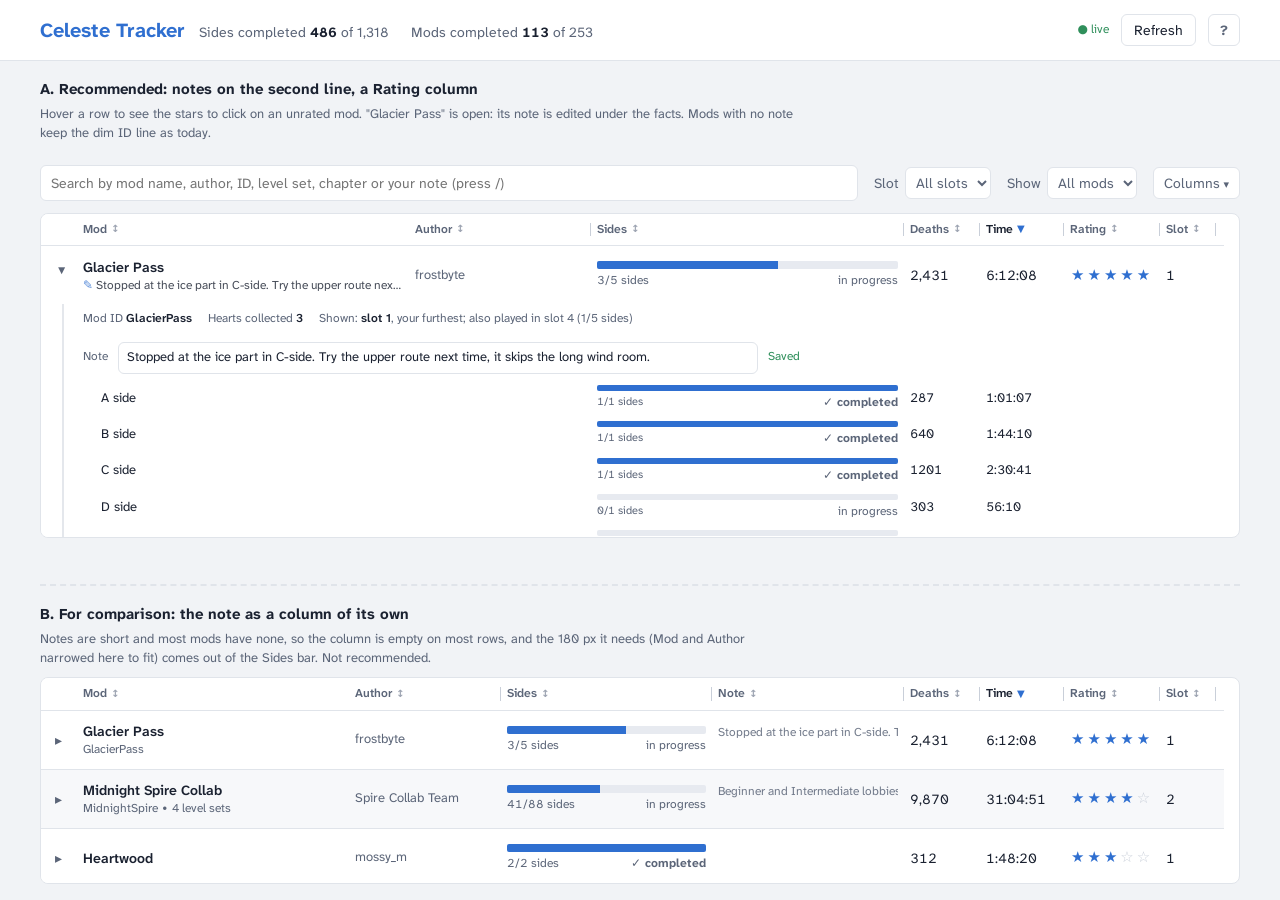
<file: doc/mockups/notes-rating.html>
<!doctype html>
<html lang="en">
<head>
  <meta charset="utf-8">
  <meta name="viewport" content="width=device-width, initial-scale=1">
  <title>Notes and rating mockup</title>
  <!-- A mockup for doc/PLAN-notes-rating.md, on the page's real style.css with made-up mods. Open it straight
       from disk; nothing is saved. -->
  <link rel="stylesheet" href="../../celeste_tracker/web/static/style.css">
  <style>
    /* style.css loads the font from /fonts, which a file:// page can't reach. */
    @font-face {
      font-family: "Atkinson Hyperlegible Next"; font-style: normal; font-weight: 200 800;
      src: url("../../celeste_tracker/web/static/fonts/atkinson-next-latin.woff2") format("woff2");
    }

    /* ---- mockup-only chrome ---- */
    .mock-note { margin: 18px var(--gutter) 6px; font-size: 13px; color: var(--muted); max-width: 760px; }
    .mock-note h2 { font-size: 15px; color: var(--ink); margin: 0 0 4px; }
    .mock-note p { margin: 0 0 4px; }
    .mock-sep { margin: 30px var(--gutter) 0; border: 0; border-top: 2px dashed var(--line); }

    /* ---- proposed additions to style.css ---- */

    /* Rating column: five stars, the player's own mark, on the right like Olympus's favorite heart.
       Rated: the stars given in the accent, the rest as faint outlines of the scale. Not rated: empty until the row
       is hovered or focused, then faint stars to click. Clicking the star you gave clears it. */
    .rate { display: flex; justify-content: flex-start; gap: 1px; }
    .rate button {
      border: 0; background: none; padding: 0 1px; margin: 0; font-size: 15px; line-height: 1; cursor: pointer;
      color: var(--guide);
    }
    .rate button.on { color: var(--summit); }
    .rate:not(.rated) button { color: transparent; }
    .mod-head:hover .rate:not(.rated) button, .rate:focus-within:not(.rated) button { color: var(--guide); }
    .rate button.preview { color: var(--summit) !important; opacity: .55; }
    .rate button:focus-visible { outline: 2px solid var(--summit); outline-offset: 0; border-radius: 3px; }

    /* The note on the mod's second line, in place of the ID line: the player's own words matter more than the ID,
       which stays in the opened mod's facts. */
    .sub.note { color: var(--ink); opacity: .8; white-space: nowrap; }
    .sub.note::before { content: "✎ "; color: var(--summit); opacity: 1; }

    /* The note editor, in an opened mod under its facts: one field that grows, saved as you type. */
    .note-edit { display: grid; grid-template-columns: max-content minmax(0, 640px) max-content; justify-content: start; gap: 10px; align-items: start; }
    .note-edit label { font-size: 12px; color: var(--muted); padding-top: 6px; }
    .note-edit textarea {
      width: 100%; min-height: 32px; padding: 5px 8px; border: 1px solid var(--line); border-radius: 6px;
      background: var(--surface); font-size: 13px; resize: none; field-sizing: content; max-height: 140px;
    }
    .note-edit textarea:focus { outline: 2px solid var(--summit); outline-offset: -1px; border-color: transparent; }
    .note-edit .saved { padding-top: 6px; }

    /* Variant B only: the note as a column. */
    .notecell { font-size: 12px; color: var(--muted); overflow: hidden; text-overflow: ellipsis; white-space: nowrap; }
  </style>
</head>
<body>
  <header class="top">
    <div class="brand">
      <h1>Celeste Tracker</h1>
      <span class="figures"><span>Sides completed <b>486</b> of 1,318</span><span>Mods completed <b>113</b> of 253</span></span>
    </div>
    <div class="actions">
      <span id="live" class="muted on">● live</span>
      <button type="button">Refresh</button>
      <button class="help-btn" type="button" aria-label="Help">?</button>
    </div>
  </header>

  <div class="mock-note">
    <h2>A. Recommended: notes on the second line, a Rating column</h2>
    <p>Hover a row to see the stars to click on an unrated mod. "Glacier Pass" is open: its note is edited under the
      facts. Mods with no note keep the dim ID line as today.</p>
  </div>

  <section class="toolbar" aria-label="Filters">
    <input type="search" placeholder="Search by mod name, author, ID, level set, chapter or your note (press /)">
    <label>Slot <select><option>All slots</option></select></label>
    <label>Show <select><option>All mods</option></select></label>
    <details class="cols-menu"><summary>Columns</summary></details>
  </section>
  <main id="listA" class="list"></main>

  <hr class="mock-sep">
  <div class="mock-note">
    <h2>B. For comparison: the note as a column of its own</h2>
    <p>Notes are short and most mods have none, so the column is empty on most rows, and the 180 px it needs (Mod and Author narrowed here to fit) comes
      out of the Sides bar. Not recommended.</p>
  </div>
  <main id="listB" class="list"></main>

<script>
// Made-up mods. rating: 0 = not rated.
const MODS = [
  { name: "Glacier Pass", id: "GlacierPass", author: "frostbyte", done: 3, total: 5, st: "in progress", deaths: "2,431", time: "6:12:08", slot: 1, rating: 5,
    note: "Stopped at the ice part in C-side. Try the upper route next time, it skips the long wind room.", open: true },
  { name: "Midnight Spire Collab", id: "MidnightSpire", author: "Spire Collab Team", done: 41, total: 88, st: "in progress", deaths: "9,870", time: "31:04:51", slot: 2, rating: 4,
    note: "Beginner and Intermediate lobbies done; Expert heartside is the next goal", sets: 4 },
  { name: "Heartwood", id: "Heartwood", author: "mossy_m", done: 2, total: 2, st: "completed", deaths: "312", time: "1:48:20", slot: 1, rating: 3 },
  { name: "Cloudline", id: "Cloudline", author: "Pellucid", done: 0, total: 3, st: "in progress", deaths: "57", time: "18:44", slot: 5, rating: 0 },
  { name: "Ember Archive", id: "EmberArchive_Remake", author: "kiln", done: 1, total: 1, st: "completed", deaths: "640", time: "2:02:13", slot: 1, rating: 2,
    note: "Too much backtracking" },
  { name: "Lantern Hollow", id: "LanternHollow", author: "Tsubame", done: 0, total: 4, st: "not started", deaths: "-", time: "-", slot: "", rating: 0 },
  { name: "The Salt Flats", id: "SaltFlats", author: "brine", done: 1, total: 3, st: "in progress", deaths: "1,104", time: "3:30:00", slot: 3, rating: 0 },
];

const cols = (variant) => variant === "A"
  ? "16px 320px 170px minmax(120px, 1fr) 64px 72px 84px 44px"
  : "16px 260px 140px minmax(120px, 1fr) 180px 64px 72px 84px 44px";

function stars(r, label) {
  return `<span class="rate hide-sm${r ? " rated" : ""}" role="group" aria-label="Rating for ${label}">` +
    [1, 2, 3, 4, 5].map((n) => `<button type="button" data-n="${n}" class="${n <= r ? "on" : ""}" ` +
      `title="${n === r ? "Clear your rating" : `${n} of 5`}" aria-label="${n} of 5" aria-pressed="${n <= r}">${n <= r ? "★" : "☆"}</button>`).join("") +
    `</span>`;
}

function head(variant) {
  const th = (label, right, sorted) => `<span class="th${right ? " right" : ""}" role="columnheader"${sorted ? ' aria-sort="descending"' : ""}>` +
    `${label === "Mod" ? "" : '<span class="grip"></span>'}<button type="button">${label}<span class="icon">${sorted ? "▼" : "↕"}</span></button></span>`;
  return `<div class="list-head" role="row"><span></span>` + th("Mod") + th("Author") + th("Sides") +
    (variant === "B" ? th("Note") : "") + th("Deaths", 1) + th("Time", 1, 1) +
    `<span class="th" role="columnheader" title="How much you enjoyed it, 1 to 5"><span class="grip"></span><button type="button">Rating<span class="icon">↕</span></button></span>` +
    th("Slot", 1) + `</div>`;
}

function row(m, variant) {
  const cls = m.st === "completed" ? "s-completed" : m.st === "not started" ? "s-not-started" : "s-in-progress";
  const idLine = [m.id !== m.name ? m.id : "", m.sets ? `${m.sets} level sets` : ""].filter(Boolean).join(" ∙ ");
  const sub = variant === "A" && m.note ? `<span class="sub note" title="${m.note}">${m.note}</span>`
    : idLine ? `<span class="sub">${idLine}</span>` : "";
  const open = variant === "A" && m.open;
  return `<article class="mod${open ? " open" : ""}">
    <div class="mod-head" role="button" tabindex="0" aria-expanded="${open}">
      <span class="caret">▸</span>
      <span class="name">${m.name}${sub}</span>
      <span class="author hide-sm">${m.author}</span>
      <span class="progress"><div class="bar"><i style="width:${(100 * m.done) / m.total}%"></i></div>
        <small><span class="num">${m.done}/${m.total} sides</span><span class="status ${cls}">${m.st}</span></small></span>
      ${variant === "B" ? `<span class="notecell hide-sm" title="${m.note || ""}">${m.note || ""}</span>` : ""}
      <span class="num right hide-sm">${m.deaths}</span>
      <span class="num right hide-sm">${m.time}</span>
      ${stars(m.rating, m.name)}
      <span class="num right hide-sm">${m.slot}</span>
    </div>
    ${open ? body(m) : ""}
  </article>`;
}

function body(m) {
  return `<div class="mod-body"><span class="guide"></span>
    <div class="facts"><span>Mod ID <b>${m.id}</b></span><span>Hearts collected <b>3</b></span>
      <span>Shown: <b>slot 1</b>, your furthest; also played in slot 4 (1/5 sides)</span></div>
    <div class="note-edit"><label for="note-${m.id}">Note</label>
      <textarea id="note-${m.id}" rows="1" placeholder="Add a note: where you stopped, what to try next">${m.note || ""}</textarea>
      <span class="saved">Saved</span></div>
  </div>
  ${["A side", "B side", "C side", "D side", "E side"].map((s, k) => `<div class="trow"><span class="guide"></span>
    <span class="tname" style="--lvl:1"><span class="caret"></span><span class="t">${s}</span></span>
    <span class="progress"><div class="bar"><i style="width:${k < 3 ? 100 : 0}%"></i></div>
      <small><span class="num">${k < 3 ? 1 : 0}/1 sides</span><span class="status ${k < 3 ? "s-completed" : "s-in-progress"}">${k < 3 ? "completed" : "in progress"}</span></small></span>
    <span class="num right hide-sm">${[287, 640, 1201, 303, 0][k]}</span><span class="num right hide-sm">${["1:01:07", "1:44:10", "2:30:41", "56:10", "-"][k]}</span>
    <span class="hide-sm"></span><span class="hide-sm"></span></div>`).join("")}`;
}

for (const v of ["A", "B"]) {
  const el = document.getElementById("list" + v);
  el.style.setProperty("--mod-cols", cols(v));
  el.innerHTML = head(v) + MODS.map((m) => row(m, v)).join("");
}

// Stars: hovering previews, clicking sets, clicking the given star clears.
document.addEventListener("mouseover", (e) => {
  const b = e.target.closest(".rate button");
  document.querySelectorAll(".rate button.preview").forEach((x) => x.classList.remove("preview"));
  if (!b) return;
  for (const x of b.parentElement.children) if (Number(x.dataset.n) <= Number(b.dataset.n) && !x.classList.contains("on")) x.classList.add("preview");
});
document.addEventListener("click", (e) => {
  const b = e.target.closest(".rate button");
  if (!b) return;
  e.stopPropagation();
  const group = b.parentElement, cur = group.querySelectorAll(".on").length, n = Number(b.dataset.n);
  const r = n === cur ? 0 : n;
  group.outerHTML = stars(r, group.getAttribute("aria-label").replace("Rating for ", ""));
});
</script>
</body>
</html>
</file>
<file: celeste_tracker/web/static/style.css>
/* Tokens: docs/UI.md. Status has no color of its own: one progress color for every side, and form says how far. */
@font-face {
  font-family: "Atkinson Hyperlegible Next"; font-style: normal; font-weight: 200 800; font-display: swap;
  src: url("/fonts/atkinson-next-latin.woff2") format("woff2");
  unicode-range: U+0000-00FF, U+0131, U+0152-0153, U+02BB-02BC, U+02C6, U+02DA, U+02DC, U+0304, U+0308, U+0329,
    U+2000-206F, U+20AC, U+2122, U+2191, U+2193, U+2212, U+2215, U+FEFF, U+FFFD;
}
@font-face {
  font-family: "Atkinson Hyperlegible Next"; font-style: normal; font-weight: 200 800; font-display: swap;
  src: url("/fonts/atkinson-next-latin-ext.woff2") format("woff2");
  unicode-range: U+0100-02BA, U+02BD-02C5, U+02C7-02CC, U+02CE-02D7, U+02DD-02FF, U+0304, U+0308, U+0329,
    U+1D00-1DBF, U+1E00-1E9F, U+1EF2-1EFF, U+2020, U+20A0-20AB, U+20AD-20C0, U+2113, U+2C60-2C7F, U+A720-A7FF;
}
:root {
  --snow: #f1f3f6;
  --surface: #ffffff;
  --surface-alt: #f7f8fa;
  --ink: #1a2130;
  --muted: #5b6578;
  --faint: #9ca3b1;
  --line: #e0e4ea;
  --track: #e7eaf0;
  --guide: #c9cfd9;       /* indent guides in an opened mod */
  --hover: #e8f0fb;       /* the row under the mouse: a faint accent, not the grey of every second row */
  --summit: #2f6fd0;
  --progress: #2f6fd0;    /* the progress bars */
  --ok: #2f8f5b;          /* "live" and "saved" only */
  --chip-ink: #ffffff;
  color-scheme: light;
}
@media (prefers-color-scheme: dark) {
  :root {
    --snow: #12161e;
    --surface: #1a1f29;
    --surface-alt: #1f2531;
    --ink: #e4e8ef;
    --muted: #98a2b4;
    --faint: #5b6475;
    --line: #2a313d;
    --track: #29303c;
    --guide: #3a4250;
    --hover: #1f2b3e;
    --summit: #5b95e6;
    --progress: #5b95e6;
    --ok: #49b37a;
    --chip-ink: #141822;
    color-scheme: dark;
  }
}

* { box-sizing: border-box; }
/* The content is at most 1200px wide and centered; the side gutter grows on wide screens. */
body { --gutter: max(20px, calc((100% - 1200px) / 2)); }
/* The page doesn't scroll: the top bar, the toolbar and Where you left off stay put, and the table under them scrolls
   in its own box, both ways (a box that scrolls sideways can't have a header sticking to the window). */
body {
  margin: 0; height: 100vh; height: 100dvh; display: flex; flex-direction: column;
  background: var(--snow);
  color: var(--ink);
  font: 14px/1.45 "Atkinson Hyperlegible Next", system-ui, -apple-system, "Segoe UI", Roboto, sans-serif;
}
button, input, select, textarea { font: inherit; color: inherit; }
.muted { color: var(--muted); }

.top {
  display: flex; align-items: center; justify-content: space-between; gap: 16px;
  padding: 14px var(--gutter); background: var(--surface); border-bottom: 1px solid var(--line); flex: none;
}
.brand { display: flex; align-items: baseline; gap: 4px 14px; flex-wrap: wrap; min-width: 0; }
h1 { font-size: 20px; margin: 0; color: var(--summit); }
/* The totals in the top bar: each figure with its own label (docs/UI.md, principle 5). */
.figures { display: flex; gap: 4px 22px; flex-wrap: wrap; color: var(--muted); }
.figures b { color: var(--ink); font-variant-numeric: tabular-nums; }
.actions { display: flex; align-items: center; gap: 12px; }
#live { font-size: 12px; }
#live.on { color: var(--ok); }
button {
  background: var(--surface); border: 1px solid var(--line); border-radius: 6px; padding: 5px 12px; cursor: pointer;
}
button:hover { border-color: var(--summit); }

/* The ? button and the help dialog (docs/UI.md, "Help"). */
.help-btn { width: 32px; padding: 5px 0; font-weight: 700; color: var(--muted); }
.help-btn:hover { color: var(--summit); }
.help {
  width: min(620px, calc(100vw - 32px)); max-height: calc(100vh - 64px); padding: 0;
  background: var(--surface); color: var(--ink); border: 1px solid var(--line); border-radius: 10px;
  box-shadow: 0 12px 40px rgb(0 0 0 / .2);
}
.help::backdrop { background: rgb(10 14 22 / .35); }
.help-head {
  display: flex; align-items: center; justify-content: space-between; gap: 12px;
  padding: 14px 18px; border-bottom: 1px solid var(--line); position: sticky; top: 0; background: var(--surface);
}
.help h2 { font-size: 16px; margin: 0; }
.help-close { border: 0; background: none; color: var(--muted); padding: 2px 8px; }
.help-close:hover { color: var(--ink); }
.help-body { padding: 4px 18px 16px; font-size: 13px; outline: none; }
.help h3 { font-size: 12px; text-transform: uppercase; letter-spacing: .04em; color: var(--muted); margin: 16px 0 6px; }
.help p { margin: 0 0 8px; }
.help ul { margin: 0; padding-left: 18px; display: grid; gap: 4px; }
.help dl { display: grid; grid-template-columns: max-content 1fr; gap: 4px 14px; margin: 0; }
.help dt { font-weight: 600; font-variant-numeric: tabular-nums; }
.help dd { margin: 0; color: var(--muted); }
.help kbd {
  display: inline-block; min-width: 22px; text-align: center; font: inherit; font-size: 12px; font-weight: 600;
  padding: 0 5px; border: 1px solid var(--line); border-bottom-width: 2px; border-radius: 4px; background: var(--snow);
}
.help .live-dot { color: var(--ok); }
.help code { font-size: 12px; overflow-wrap: anywhere; user-select: all; }
.version-line { display: flex; flex-wrap: wrap; align-items: baseline; gap: 6px 10px; }
.version-line button { font-size: 12px; padding: 2px 10px; }

/* A newer version is out (docs/features/app-updates.md): in the top bar, which never scrolls, until hidden. */
.update {
  display: inline-flex; align-items: center; gap: 2px; font-size: 12px;
  border: 1px solid var(--summit); border-radius: 6px; padding: 1px 2px 1px 10px;
}
.update[hidden] { display: none; }
.update a { color: var(--summit); font-weight: 600; text-decoration: none; }
.update a:hover { text-decoration: underline; }
.update button { border: 0; background: none; color: var(--muted); padding: 2px 6px; font-size: 11px; }
.update button:hover { color: var(--ink); }

.toolbar {
  display: flex; flex-wrap: wrap; gap: 10px 16px; align-items: center; padding: 12px var(--gutter);
}
.toolbar input[type=search] {
  flex: 1 1 320px; padding: 7px 10px; border: 1px solid var(--line); border-radius: 6px; background: var(--surface);
}
.toolbar label { color: var(--muted); display: flex; gap: 6px; align-items: center; }
.toolbar select { padding: 5px 6px; border: 1px solid var(--line); border-radius: 6px; background: var(--surface); }
/* The Columns menu: a checkbox per column, and a reset. */
.cols-menu { position: relative; }
.cols-menu summary {
  list-style: none; cursor: pointer; padding: 5px 10px; border: 1px solid var(--line); border-radius: 6px;
  background: var(--surface); color: var(--muted);
}
.cols-menu summary::-webkit-details-marker { display: none; }
.cols-menu summary::after { content: " ▾"; font-size: 11px; }
.cols-menu summary:hover, .cols-menu[open] summary { border-color: var(--summit); color: var(--ink); }
.cols-menu .menu {
  position: absolute; right: 0; top: calc(100% + 4px); z-index: 5; min-width: 160px; padding: 6px;
  display: grid; gap: 2px; background: var(--surface); border: 1px solid var(--line); border-radius: 8px;
  box-shadow: 0 6px 20px rgb(0 0 0 / .12);
}
.cols-menu .menu label { color: var(--ink); padding: 4px 6px; border-radius: 4px; cursor: pointer; }
.cols-menu .menu label:hover { background: var(--hover); }
.cols-menu .menu label.muted { color: var(--faint); cursor: default; }
.cols-menu .menu label.muted:hover { background: none; }
.cols-menu .menu button { margin-top: 4px; font-size: 12px; color: var(--muted); }
.cols-menu .menu h4 { margin: 4px 6px 0; font-size: 11px; font-weight: 700; color: var(--muted); }
.cols-menu .menu hr { border: 0; border-top: 1px solid var(--line); margin: 4px 0 0; }

/* The Filter menu (docs/UI.md, "Filters"): a line per group of choices, each a toggle chip with its count. The
   button says how many lines are on. */
.filter-menu { position: relative; }
.filter-menu summary {
  list-style: none; cursor: pointer; padding: 5px 10px; border: 1px solid var(--line); border-radius: 6px;
  background: var(--surface); color: var(--muted); display: flex; gap: 6px; align-items: center;
}
.filter-menu summary::-webkit-details-marker { display: none; }
.filter-menu summary::after { content: "▾"; font-size: 11px; }
.filter-menu summary:hover, .filter-menu[open] summary, .filter-menu.active summary { border-color: var(--summit); color: var(--ink); }
.filter-menu .count { background: var(--summit); color: var(--chip-ink); border-radius: 9px; font-size: 11px; font-weight: 700; padding: 0 6px; }
.fpanel {
  position: absolute; right: 0; top: calc(100% + 4px); z-index: 5; width: min(470px, calc(100vw - 32px));
  padding: 10px 16px 12px; background: var(--surface); border: 1px solid var(--line); border-radius: 8px;
  box-shadow: 0 6px 20px rgb(0 0 0 / .12);
  display: grid; grid-template-columns: 76px 1fr; gap: 10px 12px; align-items: start; font-size: 13px;
}
.fpanel .lab { color: var(--muted); font-size: 12px; padding-top: 3px; }
.fpanel .opts { display: flex; flex-wrap: wrap; gap: 5px; }
.fpanel hr { grid-column: 1 / -1; border: 0; border-top: 1px solid var(--line); margin: 0; }
.fpanel .foot { grid-column: 1 / -1; display: flex; justify-content: space-between; align-items: center; gap: 12px; color: var(--muted); font-size: 12px; }
.fpanel .foot button { font-size: 12px; padding: 3px 10px; }
.fpanel .foot button:disabled { opacity: .45; cursor: default; }
.fpanel .any { display: flex; gap: 6px; align-items: center; margin-top: 6px; font-size: 12px; color: var(--muted); }
.fpanel select { padding: 2px 6px; border: 1px solid var(--line); border-radius: 6px; background: var(--surface); font-size: 12px; }
.fpanel .none { font-size: 12px; color: var(--faint); padding-top: 3px; }
.opt { font-size: 12px; padding: 2px 10px; border-radius: 12px; }
.opt small { color: var(--muted); margin-left: 4px; font-size: 11px; }
.opt[aria-pressed=true] { border-color: var(--summit); background: var(--hover); color: var(--summit); font-weight: 600; }
.opt[aria-pressed=true] small { color: var(--summit); }
/* The Export menu (docs/features/export-csv-xlsx.md): the Filter panel's layout, with the Columns menu's checkboxes
   in two columns, saves and yours. */
.export-menu { position: relative; }
.export-menu summary {
  list-style: none; cursor: pointer; padding: 5px 10px; border: 1px solid var(--line); border-radius: 6px;
  background: var(--surface); color: var(--muted);
}
.export-menu summary::-webkit-details-marker { display: none; }
.export-menu summary::after { content: " ▾"; font-size: 11px; }
.export-menu summary:hover, .export-menu[open] summary { border-color: var(--summit); color: var(--ink); }
.xpanel { width: min(420px, calc(100vw - 32px)); }
.xpanel .lab { padding-top: 4px; }
.xcols { display: grid; grid-template-columns: 1fr 1fr; gap: 0 12px; }
.xcols > div { display: grid; align-content: start; }
.xcols label { padding: 2px 6px; border-radius: 4px; cursor: pointer; }
.xcols label:hover { background: var(--hover); }
.xcols label.muted { color: var(--faint); cursor: default; }
.xcols label.muted:hover { background: none; }
.xcols h4 { margin: 3px 6px 2px; font-size: 11px; font-weight: 700; color: var(--muted); }
.xpanel .foot button.primary { background: var(--summit); border-color: var(--summit); color: var(--chip-ink); font-weight: 600; padding: 4px 14px; }
.xpanel .foot .error-text { color: #c0392b; }
/* The filters on, as chips under the toolbar. */
.chips { margin: -2px var(--gutter) 10px; display: flex; flex-wrap: wrap; gap: 6px; align-items: center; font-size: 12px; }
.chips[hidden] { display: none; }
.chip-f {
  display: inline-flex; gap: 4px; align-items: center; padding: 2px 4px 2px 10px; border-radius: 12px;
  border: 1px solid var(--summit); background: var(--hover);
}
.chip-f b { font-weight: 600; color: var(--summit); }
.chip-f button { border: 0; background: none; padding: 0 5px; font-size: 11px; color: var(--muted); }
.chip-f button:hover { color: var(--ink); }
.chips .clear { border: 0; background: none; color: var(--summit); font-size: 12px; padding: 2px 6px; }
.chips .shown { margin-left: auto; color: var(--muted); }
/* Said once, when one of the player's columns turns on by itself. */
.notice {
  margin: -2px var(--gutter) 10px; padding: 7px 12px; display: flex; gap: 10px; align-items: center; font-size: 13px;
  background: var(--surface); border: 1px solid var(--line); border-left: 3px solid var(--summit); border-radius: 6px;
}
.notice[hidden] { display: none; }
.notice button { font-size: 12px; padding: 2px 10px; }
.notice button:first-of-type { margin-left: auto; }

/* Opened, it scrolls by itself past a third of the window, so the table keeps most of it. */
.sessions { flex: none; max-height: 34vh; overflow: auto; margin: 0 var(--gutter) 10px; padding: 10px 14px; background: var(--surface); border: 1px solid var(--line); border-radius: 8px; }
.sessions summary { font-size: 13px; color: var(--muted); font-weight: 600; cursor: pointer; }
.sessions summary .muted { font-weight: 400; margin-left: 8px; }
.resume { margin-top: 8px; }
.resume col.w-slot { width: 52px; }
.resume col.w-deaths { width: 150px; }
.resume tbody tr { cursor: pointer; }
.resume tbody tr:hover td { background: var(--hover); }
.resume .room { font-size: 12px; overflow-wrap: anywhere; }
.sessions a { color: var(--ink); text-decoration: none; cursor: pointer; }
.sessions a:hover { color: var(--summit); }

.list {
  flex: 0 1 auto; min-height: 0; overflow: auto;  /* as tall as its rows, shrunk to scroll when they don't fit */
  margin: 0 var(--gutter) 16px; display: grid; grid-template-columns: minmax(0, 1fr);
  background: var(--surface); border: 1px solid var(--line); border-radius: 8px;
  /* Always keep room for the scrollbar: otherwise opening a mod in a short list adds one (17px on Windows) and the
     whole table narrows and shifts. */
  scrollbar-gutter: stable;
}
/* Rows are as wide as their columns (--row-w, from app.js), wider than the box when they don't fit. */
.list-head, .mod { min-width: var(--row-w, 0); }
.empty { padding: 30px; text-align: center; color: var(--muted); }
.error { margin: 20px var(--gutter); color: #c0392b; }

/* One table (docs/UI.md, Layout): a header row, then one row per mod, every second one shaded. */
/* The columns: --mod-cols is set by app.js (applyColumns) from the columns shown and their widths; this is only the
   default before the page has loaded. The status is under the bar, next to "x/y sides" (docs/UI.md, "Progress bar"). */
.list { --mod-cols: 16px 230px 115px 180px 64px 72px 130px 92px 100px 44px; }
/* The GameBanana author, after the mod's name. Rows inside an opened mod have none, so their name takes both columns
   (--name-span, 1 when the Author column is hidden). */
.author { font-size: 13px; color: var(--muted); overflow: hidden; text-overflow: ellipsis; white-space: nowrap; }
.tname { grid-column: span var(--name-span, 2); }
.list-head {
  display: grid; grid-template-columns: var(--mod-cols); gap: 12px; align-items: center;
  padding: 7px 14px; border-bottom: 1px solid var(--line);
  font-size: 12px; font-weight: 600; color: var(--muted);
  /* The header row, an opened mod's row and an opened level set's row stay on screen while scrolling under them,
     each below the one above (the heights are measured in app.js). A row leaving the screen slides under the
     ones above it, hence the z-index steps 3, 2, 1. */
  position: sticky; top: 0; z-index: 3; background: var(--surface);
}
/* Sortable column headers (after the WAI-ARIA sortable table example): the whole label is a button; ↕ marks a
   column you can sort by, ▲ / ▼ the one sorted now. Click it again to flip the direction. */
.list-head .th { display: flex; min-width: 0; position: relative; }
/* The resize grip, on the gap right of a column: drag it to resize the column, the ones right of it move along (app.js).
   ew-resize, not col-resize: Chrome on Windows draws col-resize as a white bar, hard to see on the white header;
   ew-resize is the system's black arrow. The line always shows, faint, so it's clear the columns can be resized (as
   in AG Grid and Excel); it turns blue and thicker under the mouse and while dragged. It's a border, not a filled
   box: browsers round border widths to whole screen pixels, so every line is as thick as the others on a scaled
   screen (at 125%, a 2px box came out 2 or 3 pixels wide depending on where it fell). */
.grip { position: absolute; top: -7px; bottom: -7px; right: -12px; width: 12px; cursor: ew-resize; z-index: 1; touch-action: none; }
.grip::after { content: ""; position: absolute; top: 9px; bottom: 9px; left: 5px; border-left: 1px solid var(--guide); }
.grip:hover::after, .grip.drag::after { border-left: 2px solid var(--summit); }
body.resizing { cursor: ew-resize; user-select: none; }
.list-head button {
  display: inline-flex; align-items: center; gap: 4px; margin: -3px -6px; padding: 3px 6px; border: 0;
  background: none; font-weight: 600; color: inherit; border-radius: 4px; cursor: pointer;
}
.list-head button:hover { background: var(--snow); color: var(--ink); }
.list-head [aria-sort] button { color: var(--ink); }
.list-head .icon { font-size: 10px; color: var(--faint); }
.list-head [aria-sort] .icon { color: var(--summit); }
.list-head button:focus-visible { outline: 2px solid var(--summit); outline-offset: 0; }

/* Pagination, at the bottom of the table (as in Carbon's data table). */
.pager {
  display: flex; flex-wrap: wrap; align-items: center; justify-content: space-between; gap: 8px 20px;
  padding: 10px 14px; border-top: 1px solid var(--line); font-size: 13px; color: var(--muted);
}
.pager label { display: flex; align-items: center; gap: 6px; }
.pager select { padding: 3px 6px; border: 1px solid var(--line); border-radius: 6px; background: var(--surface); }
.pages { display: flex; align-items: center; gap: 4px; }
.pages button { min-width: 32px; padding: 4px 9px; }
.pages button[aria-current] { background: var(--summit); border-color: var(--summit); color: var(--chip-ink); }
.pages button:disabled { opacity: .45; cursor: default; }
.pages button:disabled:hover { border-color: var(--line); }
.pages .gap { padding: 0 4px; }
.mod { border-bottom: 1px solid var(--line); --row-bg: var(--surface); background: var(--row-bg);
       scroll-margin-top: var(--head-h, 0px); }
.mod:last-child { border-bottom: 0; }
.mod:nth-of-type(even) { --row-bg: var(--surface-alt); }
.mod.open > .mod-head {
  position: sticky; top: var(--head-h, 0px); z-index: 2; background: var(--row-bg);
}
.tgroup > .trow.open {
  position: sticky; top: calc(var(--head-h, 0px) + var(--mh, 0px)); z-index: 1;
  background: var(--row-bg);
}
.trow { scroll-margin-top: calc(var(--head-h, 0px) + var(--mh, 0px)); }
/* Thread lines, as in Reddit's comments: a thin line drops from each opened row's arrow down its rows, one per
   level, so you can see where a mod or a level set ends. Clicking a line closes the row it comes from; hovering
   one lights up the whole line (app.js). There are no row lines inside an opened mod: the thread lines group the rows. */
.guide { position: relative; cursor: pointer; }
.guide::before {
  content: ""; position: absolute; top: 0; bottom: 0; left: 50%; width: 1px; transform: translateX(-50%);
  background: var(--guide);
}
.guide.hot::before { width: 2px; background: var(--summit); }
.trow > .guide { align-self: stretch; margin: -5px 0; }                     /* the mod's line, in the arrow column */
.tname > .guide { position: absolute; top: 0; bottom: 0; width: 16px; }    /* the lines of a level set or chapter */
.mod-body > .guide { position: absolute; top: 0; bottom: 0; left: 14px; width: 16px; }
.mod.dropped { opacity: .6; }
/* Every mod row has the same height, with room for the dim second line whether it has one or not. */
.mod-head {
  display: grid; grid-template-columns: var(--mod-cols);
  gap: 12px; min-height: 58px;
  align-items: center; padding: 9px 14px; cursor: pointer; user-select: none;
}
/* Every row gets the same background on hover, to follow it across to its numbers; only rows that open have the
   pointer cursor. The selectors are long enough to beat the stuck rows' own background. */
.mod > .mod-head:hover, .list .trow:hover { background: var(--hover); }
.caret { color: var(--muted); transition: transform .15s; }
.mod.open > .mod-head .caret { transform: rotate(90deg); }
.name { font-weight: 600; overflow: hidden; text-overflow: ellipsis; white-space: nowrap; }
.sub { display: block; font-weight: 400; font-size: 12px; color: var(--muted); overflow: hidden; text-overflow: ellipsis; }
.sub .tag { margin-left: 6px; }
.sub .tag:first-child { margin-left: 0; }
.num { font-variant-numeric: tabular-nums; white-space: nowrap; }

.progress { display: grid; gap: 3px; min-width: 0; }
.bar { height: 8px; border-radius: 2px; overflow: hidden; background: var(--track); }
.bar i { display: block; height: 100%; background: var(--progress); }
.progress small { color: var(--muted); font-size: 12px; display: flex; gap: 14px; overflow: hidden; white-space: nowrap; }
.progress small .status { margin-left: auto; }

.status { font-size: 12px; white-space: nowrap; }
.s-completed { font-weight: 700; }
.s-completed::before { content: "✓ "; }
.s-not-started { color: var(--faint); }

/* The player's own marks (rating, difficulty, dropped), on a mod's second line. */
.tag {
  font-size: 11px; padding: 0 6px; border-radius: 10px; border: 1px solid var(--line); color: var(--muted);
  white-space: nowrap; max-width: 100%; overflow: hidden; text-overflow: ellipsis;
}
.tag.own { border-color: var(--summit); color: var(--summit); }

.mod-body { position: relative; padding: 6px 14px 6px 42px; display: grid; gap: 14px; }
.facts { font-size: 12px; color: var(--muted); display: flex; flex-wrap: wrap; gap: 4px 16px; }
.facts b { color: var(--ink); font-weight: 600; }

/* The rows under an opened mod: level sets, chapters and sides, on the mod row's columns, indented by level. */
.trow {
  display: grid; grid-template-columns: var(--mod-cols); gap: 12px; align-items: center;
  padding: 5px 14px; font-size: 13px;
}
.trow[role=button] { cursor: pointer; user-select: none; }
.trow[role=button]:focus-visible, .mod-head:focus-visible { outline: 2px solid var(--summit); outline-offset: -2px; }
.trow.open > .tname .caret { transform: rotate(90deg); }
.tname { position: relative; align-self: stretch; margin: -5px 0; align-items: center;
  display: flex; gap: 6px; min-width: 0; padding-left: calc((var(--lvl) - 1) * 20px); }
.tname .caret { width: 12px; flex: none; }
.tname .t { min-width: 0; overflow: hidden; text-overflow: ellipsis; }
.tname.strong .t { font-weight: 600; }
.tname small { display: block; font-size: 12px; color: var(--muted); }
.trow .progress small { font-size: 11px; }
.trow .bar { height: 6px; }

table { border-collapse: collapse; width: 100%; font-size: 13px; table-layout: fixed; }
col.w-n { width: 80px; } col.w-side { width: 52px; }
td { overflow-wrap: anywhere; }
th { text-align: left; font-weight: 600; color: var(--muted); font-size: 12px; padding: 4px 8px; border-bottom: 1px solid var(--line); }
td { padding: 5px 8px; border-bottom: 1px solid var(--line); vertical-align: top; }
tr:last-child td { border-bottom: 0; }

/* Side chips, only in "Where you left off": the letter says which side. */
.chip {
  display: inline-block; min-width: 22px; text-align: center; font-size: 11px; font-weight: 700; border-radius: 4px;
  padding: 1px 4px; border: 1.5px solid var(--progress);
}
.chip.c-in-progress { background: transparent; color: var(--progress); }

/* The player's rating (docs/UI.md, "Your fields"): the stars given in the accent, the rest as faint outlines. A mod not
   rated shows nothing until its row is hovered or focused, then faint stars to click; hovering a star previews up to
   it (app.js). */
.rate { display: flex; gap: 1px; }
.rate button {
  border: 0; background: none; padding: 0 1px; border-radius: 3px; font-size: 15px; line-height: 1.2;
  color: var(--guide); cursor: pointer;
}
.rate button:hover { border: 0; }
.rate button.on { color: var(--summit); }
.rate:not(.rated) button { color: transparent; }
.mod-head:hover .rate:not(.rated) button, .rate:focus-within:not(.rated) button,
.yours .rate:not(.rated) button { color: var(--guide); }
.rate button.preview { color: var(--summit); opacity: .55; }
.rate button.on.preview { opacity: 1; }
.rate button:focus-visible { outline: 2px solid var(--summit); outline-offset: 0; }

/* The player's note, in its column: two lines at most, then cut off; all of it on hover. Clicking it opens the mod
   at its note, so the cell gets a text cursor. */
.cpcell { font-size: 13px; min-width: 0; overflow: hidden; text-overflow: ellipsis; white-space: nowrap; }
.cpcell .room { font-size: 12px; color: var(--muted); }
.notecell {
  font-size: 12px; line-height: 1.35; color: var(--ink); opacity: .85; cursor: text; min-width: 0; min-height: 2.7em;
  display: -webkit-box; -webkit-box-orient: vertical; -webkit-line-clamp: 2; overflow: hidden; overflow-wrap: anywhere;
}

/* The Yours panel, in an opened mod: everything the player sets on it. */
.yours {
  display: grid; grid-template-columns: 76px minmax(0, 560px); gap: 8px 16px; align-items: center;
  justify-content: start; max-width: 720px; padding: 10px 14px; border: 1px solid var(--line); border-radius: 8px;
  background: var(--surface);
}
.yours h3 { grid-column: 1 / -1; margin: 0; font-size: 12px; font-weight: 700; color: var(--muted); }
.yours h3 span { font-weight: 400; margin-left: 10px; }
.yours .lab, .yours label { font-size: 12px; color: var(--muted); }
.yours .rate button { font-size: 19px; }
.yours .note-lab { align-self: start; padding-top: 6px; }
.yours textarea {
  width: 100%; min-height: 32px; max-height: 160px; padding: 5px 8px; border: 1px solid var(--line); border-radius: 6px;
  background: var(--surface); font-size: 13px; resize: none; overflow-y: auto;
}
.yours textarea:focus { outline: 2px solid var(--summit); outline-offset: -1px; border-color: transparent; }
.yours select { justify-self: start; padding: 3px 6px; border: 1px solid var(--line); border-radius: 6px; background: var(--surface); font-size: 13px; }
.tags { display: flex; flex-wrap: wrap; gap: 4px; align-items: center; }
.tags input {
  width: 130px; padding: 2px 9px; border: 1px dashed var(--guide); border-radius: 12px; background: none; font-size: 12px;
}
.tags input:focus { outline: 2px solid var(--summit); outline-offset: -1px; border-color: transparent; }
/* A tag, in the Tags column and the Yours panel. */
.ptag {
  font-size: 12px; padding: 0 8px; border-radius: 10px; border: 1px solid var(--line); background: var(--snow);
  white-space: nowrap; overflow: hidden; text-overflow: ellipsis; max-width: 100%;
}
.ptag button { border: 0; background: none; padding: 0 0 0 5px; font-size: 10px; color: var(--muted); }
.ptag button:hover { color: var(--ink); }
.tagcell { display: flex; gap: 4px; align-items: center; overflow: hidden; min-width: 0; }
.tagcell .ptag { font-size: 11px; padding: 0 6px; flex: 0 1 auto; }
.tagcell .more { font-size: 11px; color: var(--muted); flex: none; }
.diff { font-size: 13px; white-space: nowrap; overflow: hidden; text-overflow: ellipsis; }
.saved { font-size: 12px; color: var(--ok); min-height: 1em; }
.saved:empty { display: none; }
.saved.error { color: #c0392b; }

@media (max-width: 760px) {
  /* Too little height to pin the top: the page scrolls as a whole, and the rows stack, so nothing scrolls sideways. */
  body { display: block; height: auto; }
  .sessions { max-height: none; }
  .list { overflow: clip; }
  .top { flex-wrap: wrap; padding: 12px 16px; }
  .actions { flex-wrap: wrap; }
  .toolbar { padding: 10px 16px; }
  .toolbar input[type=search] { flex-basis: 100%; min-width: 0; }
  .sessions { margin: 0 16px 10px; }
  .list { margin: 0 16px 16px; }
  /* name and status on top, the progress bar across underneath */
  .list-head, .mod { min-width: 0; }
  .mod-head, .trow { grid-template-columns: 16px minmax(0, 1fr) auto; gap: 4px 10px; }
  .mod-head .progress, .trow .progress { grid-column: 2 / -1; grid-row: 2; }
  .mod-head .hide-sm, .trow .hide-sm { display: none; }
  .list-head { display: none; } /* rows stack on phones, so the columns no longer line up */
  .mod-body { padding: 10px 12px 12px; }
  table { table-layout: auto; }
  col.w-n, col.w-side { width: auto; }
  .yours { grid-template-columns: 1fr; }
}
</file>
